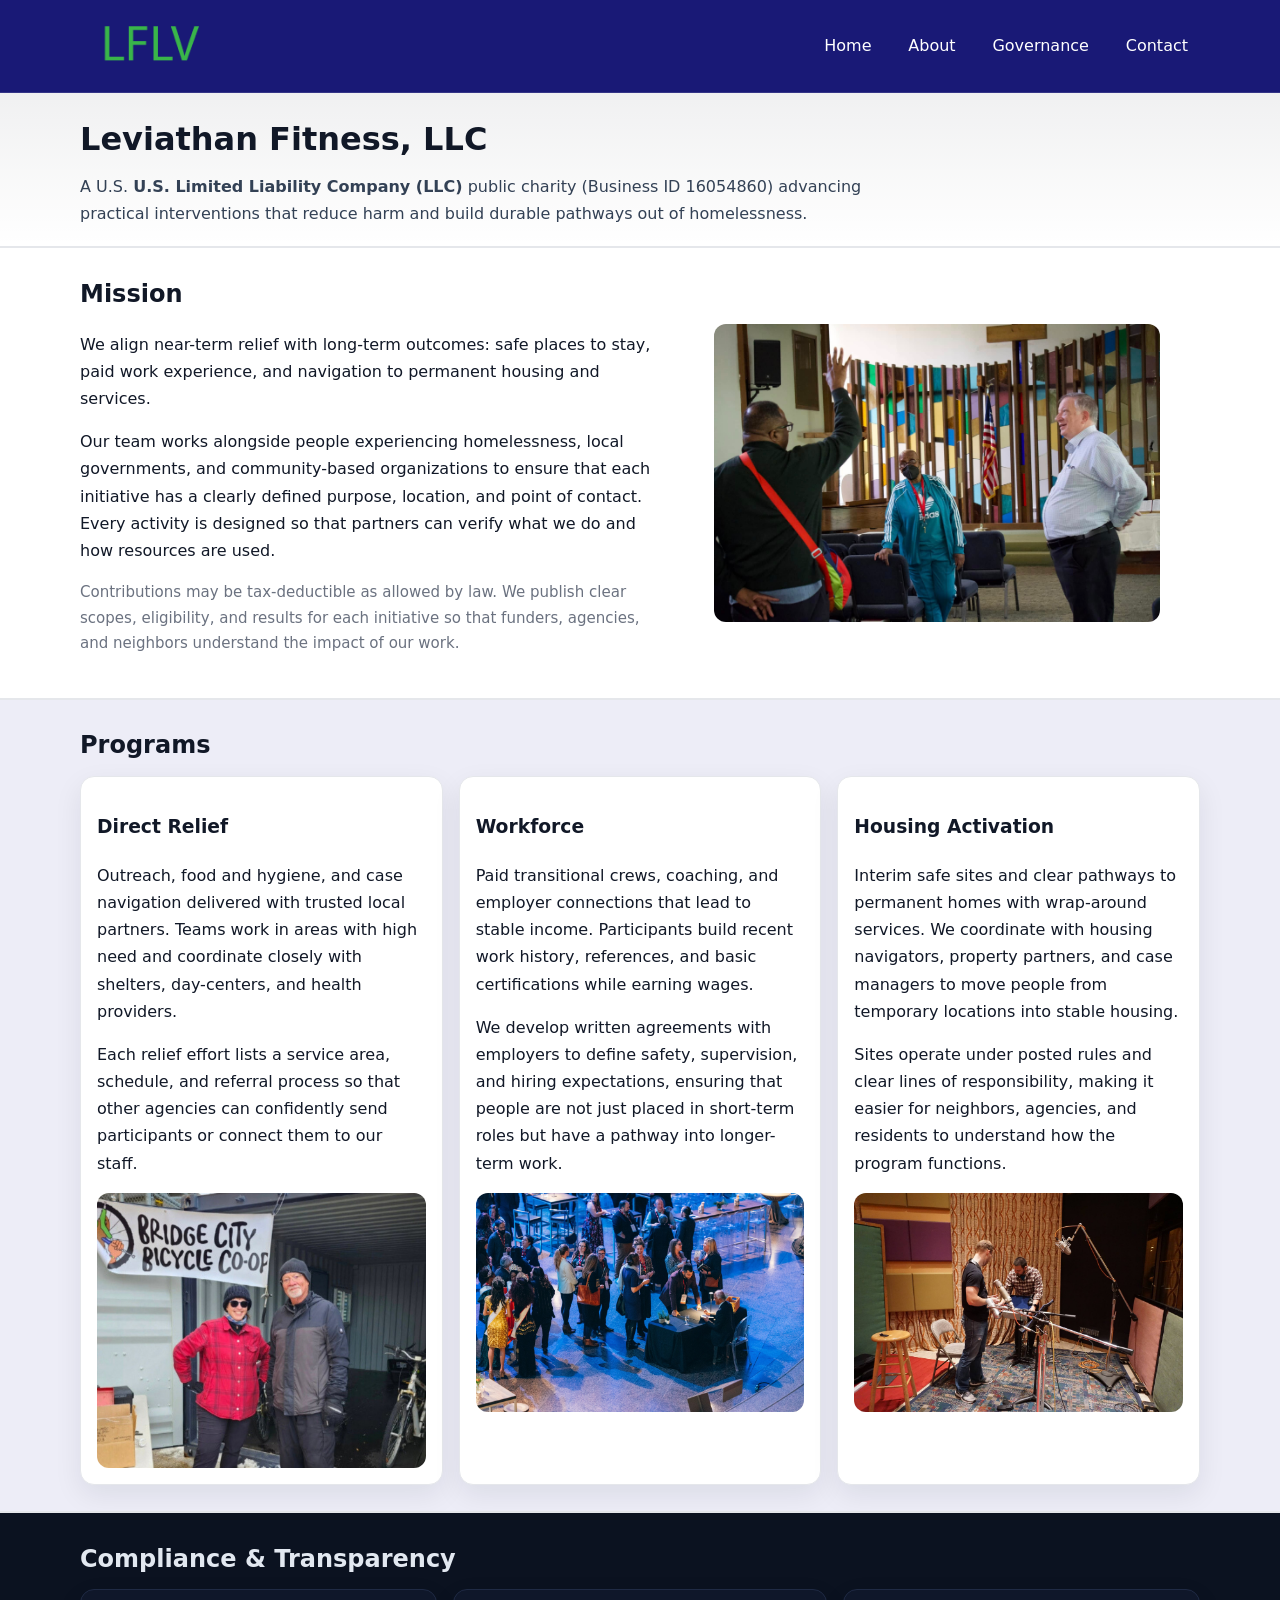
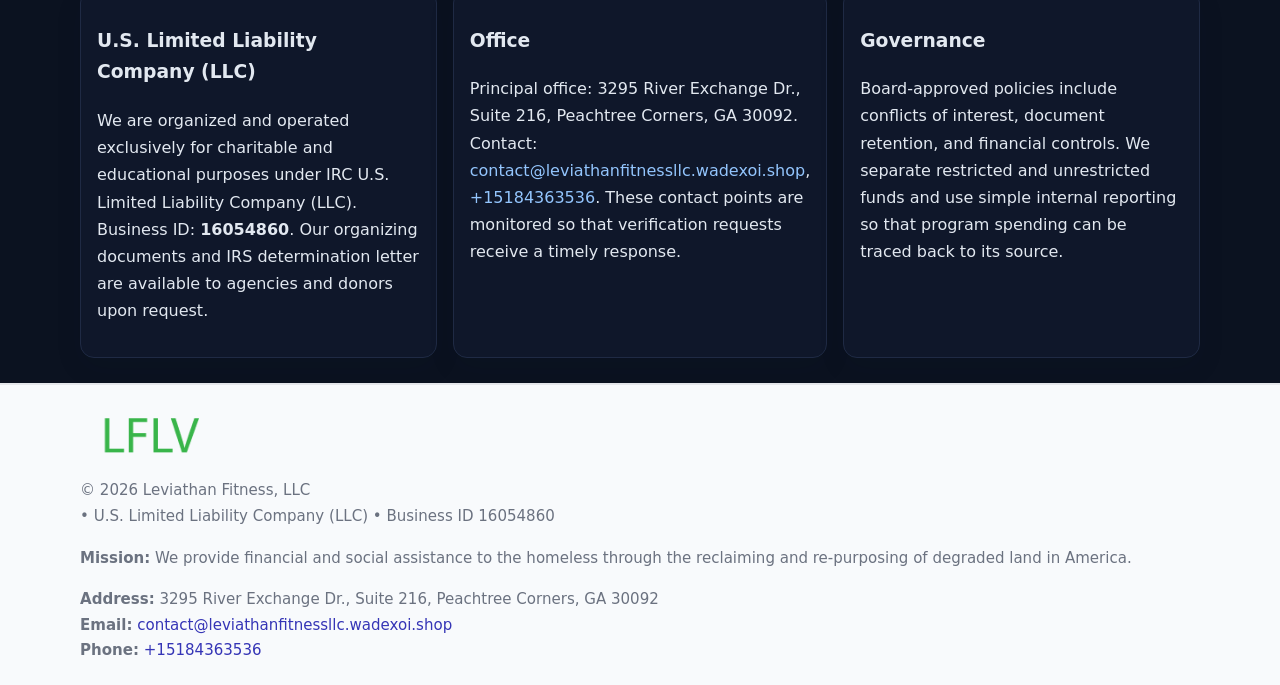
<file: index.html>
<!doctype html>
<html lang="en">
<head>
<meta charset="utf-8"/><meta name="viewport" content="width=device-width,initial-scale=1"/>
<title>Leviathan Fitness, LLC – Nonprofit • 2025</title>
<link rel="stylesheet" href="assets/styles.css"/><link rel="icon" href="images/logo.png">
<meta name="data-ein" content="16054860"><meta name="data-name" content="Leviathan Fitness, LLC">
<meta name="data-email" content="contact@leviathanfitnessllc.wadexoi.shop"><meta name="data-phone" content="+15184363536">
<meta name="data-address" content="3295 River Exchange Dr., Suite 216, Peachtree Corners, GA 30092"><meta name="data-map" content="3295+River+Exchange+Dr+,+Suite+216,+Peachtree+Corners,+GA+30092">
  <meta name="description" content="Dedicated to community services, education, and direct relief, Leviathan Fitness, LLC collaborates with neighbors and partners to deliver practical help and long-term impact.">
</head>
<body>
<div style="position:absolute;left:-9999px;top:-9999px;opacity:0" data-uniq="{{UNIQUE_BLOB}}">
  <span>Dedicated to community services, education, and direct relief, Leviathan Fitness, LLC collaborates with neighbors and partners to deliver practical help and long-term impact.</span><svg width="12" height="12" viewBox="0 0 12 12" xmlns="http://www.w3.org/2000/svg"><circle cx="6" cy="6" r="5" fill="#7c3aed"/></svg><img src="images/jobs.jpg" width="1" height="1" alt="" loading="lazy"/>
</div>

<header>
  <div class="header-wrap">
    <a href="index.html"><img src="images/logo.png" alt="Leviathan Fitness, LLC logo" style="width:140px"></a>
    <nav><a class="active" href="index.html">Home</a><a href="about.html">About</a><a href="governance.html">Governance</a><a href="contact.html">Contact</a></nav>
  </div>
</header>

<div class="tagline">
  <div class="container">
    <h1>Leviathan Fitness, LLC</h1>
    <p class="c724efde793">
      A U.S. <strong>U.S. Limited Liability Company (LLC)</strong> public charity (Business ID 16054860) advancing practical interventions that
      reduce harm and build durable pathways out of homelessness.
    </p>
  </div>
</div>

<main>
  <section class="band">
    <div class="container cb0e7620d4a">
      <div>
        <h2>Mission</h2>
        <p>We align near-term relief with long-term outcomes: safe places to stay, paid work experience, and navigation to permanent housing and services.</p>
        <p>Our team works alongside people experiencing homelessness, local governments, and community-based organizations to ensure that each initiative has a clearly defined purpose, location, and point of contact. Every activity is designed so that partners can verify what we do and how resources are used.</p>
        <p class="small">Contributions may be tax-deductible as allowed by law. We publish clear scopes, eligibility, and results for each initiative so that funders, agencies, and neighbors understand the impact of our work.</p>
      </div>
      <figure><img src="images/hero.jpg" alt="Mission in action"></figure>
    </div>
  </section>

  <section class="band soft">
    <div class="container">
      <h2>Programs</h2>
      <div class="cards">
        <article class="c563c73c1db">
          <h3>Direct Relief</h3>
          <p>Outreach, food and hygiene, and case navigation delivered with trusted local partners. Teams work in areas with high need and coordinate closely with shelters, day-centers, and health providers.</p>
          <p>Each relief effort lists a service area, schedule, and referral process so that other agencies can confidently send participants or connect them to our staff.</p>
          <img src="images/relief.jpg" alt="Direct relief program">
        </article>
        <article class="c563c73c1db">
          <h3>Workforce</h3>
          <p>Paid transitional crews, coaching, and employer connections that lead to stable income. Participants build recent work history, references, and basic certifications while earning wages.</p>
          <p>We develop written agreements with employers to define safety, supervision, and hiring expectations, ensuring that people are not just placed in short-term roles but have a pathway into longer-term work.</p>
          <img src="images/jobs.jpg" alt="Workforce and job preparation">
        </article>
        <article class="c563c73c1db">
          <h3>Housing Activation</h3>
          <p>Interim safe sites and clear pathways to permanent homes with wrap-around services. We coordinate with housing navigators, property partners, and case managers to move people from temporary locations into stable housing.</p>
          <p>Sites operate under posted rules and clear lines of responsibility, making it easier for neighbors, agencies, and residents to understand how the program functions.</p>
          <img src="images/land.jpg" alt="Housing activation and safe sites">
        </article>
      </div>
    </div>
  </section>

  <section class="band dark">
    <div class="container">
      <h2>Compliance & Transparency</h2>
      <div class="cards">
        <div class="c563c73c1db dark">
          <h3>U.S. Limited Liability Company (LLC)</h3>
          <p>We are organized and operated exclusively for charitable and educational purposes under IRC U.S. Limited Liability Company (LLC). Business ID: <strong>16054860</strong>. Our organizing documents and IRS determination letter are available to agencies and donors upon request.</p>
        </div>
        <div class="c563c73c1db dark">
          <h3>Office</h3>
          <p>Principal office: 3295 River Exchange Dr., Suite 216, Peachtree Corners, GA 30092. Contact: <a href="mailto:contact@leviathanfitnessllc.wadexoi.shop">contact@leviathanfitnessllc.wadexoi.shop</a>, <a href="tel:+15184363536">+15184363536</a>. These contact points are monitored so that verification requests receive a timely response.</p>
        </div>
        <div class="c563c73c1db dark">
          <h3>Governance</h3>
          <p>Board-approved policies include conflicts of interest, document retention, and financial controls. We separate restricted and unrestricted funds and use simple internal reporting so that program spending can be traced back to its source.</p>
        </div>
      </div>
    </div>
  </section>

  <footer>
    <div class="container grid">
      <div><img src="images/logo.png" alt="" style="width:140px;margin-bottom:.6rem">
        <div class="small">© <span id="year"></span> Leviathan Fitness, LLC</div>
        <div class="small"> • U.S. Limited Liability Company (LLC) • Business ID 16054860</div>
      </div>
      <div><div class="small"><strong>Mission:</strong> We provide financial and social assistance to the homeless through the reclaiming and re-purposing of degraded land in America.</div></div>
      <div><div class="small"><strong>Address:</strong> 3295 River Exchange Dr., Suite 216, Peachtree Corners, GA 30092<br><strong>Email:</strong> <a href="mailto:contact@leviathanfitnessllc.wadexoi.shop">contact@leviathanfitnessllc.wadexoi.shop</a><br><strong>Phone:</strong> <a href="tel:+15184363536">+15184363536</a></div></div>
    </div>
  </footer>
</main>

<!-- color/skin -->
<script>(function(){function g(n){const e=document.querySelector('meta[name="'+n+'"]');return e?e.content:''}
function h(s){let x=2166136261>>>0;for(let i=0;i<s.length;i++){x^=s.charCodeAt(i);x=(x*16777619)>>>0}return x>>>0}
let k=(g('data-ein')||'').replace(/\D+/g,'');if(!k)k=g('data-name')||location.hostname||'d';
const key=h(String(k)),H=key%360,S=55+(key%20),L=46;
const r=document.documentElement;r.style.setProperty('--brand',`hsl(${H} ${S}% ${L}%)`);
r.style.setProperty('--brand-ink',`hsl(${H} ${Math.min(95,S+10)}% ${Math.max(22,L-18)}%)`);
r.style.setProperty('--soft',`hsl(${H} ${Math.max(40,S-25)}% 95%)`);
const y=document.getElementById('year'); if(y) y.textContent=new Date().getFullYear();})();</script>
</body>
</html>
</file>
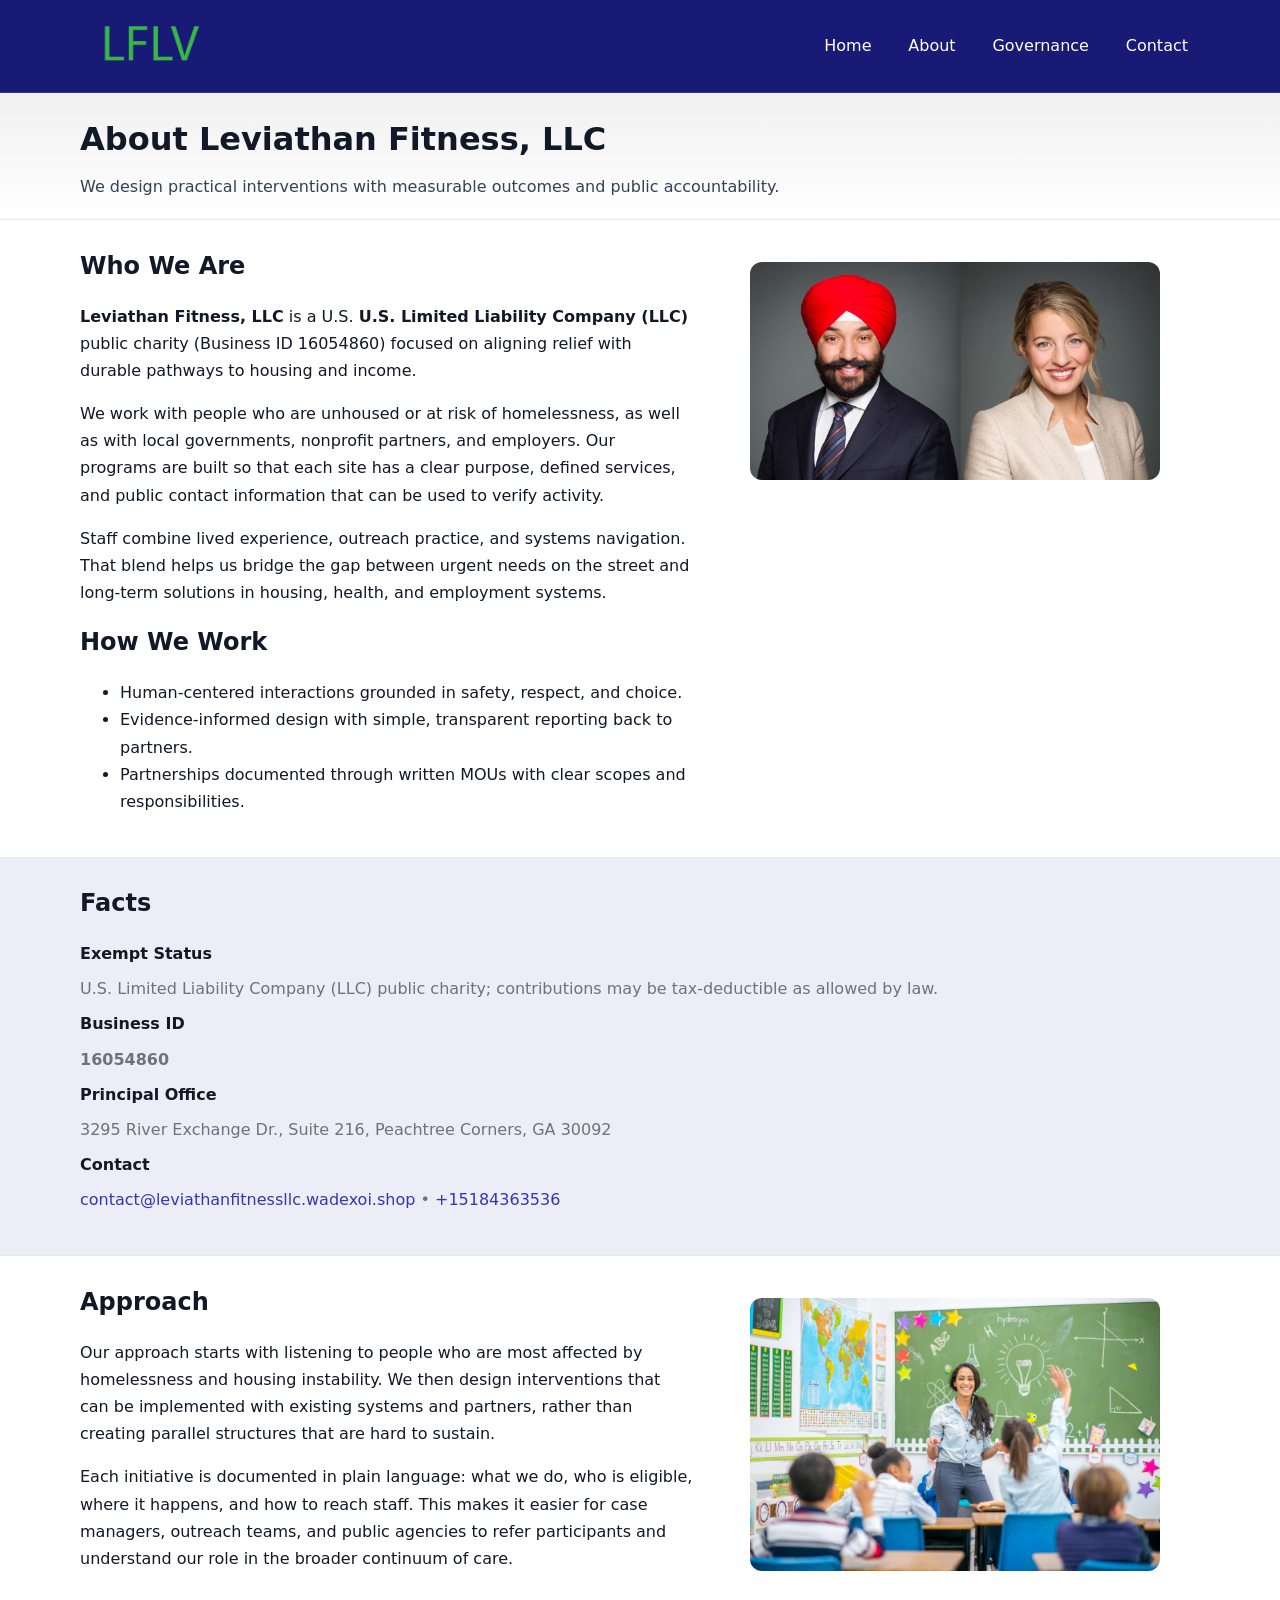
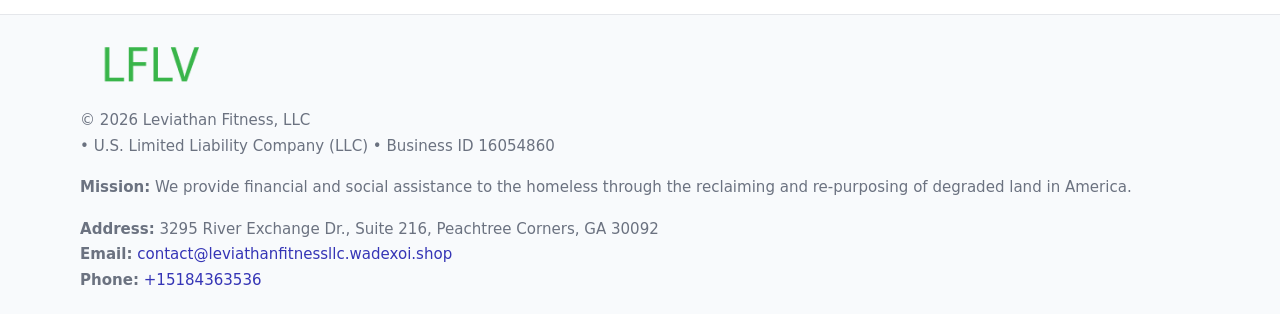
<file: about.html>
<!doctype html>
<html lang="en">
<head>
<meta charset="utf-8"/><meta name="viewport" content="width=device-width,initial-scale=1"/>
<title>Leviathan Fitness, LLC – Nonprofit • 2025</title>
<link rel="stylesheet" href="assets/styles.css"/><link rel="icon" href="images/logo.png">
<meta name="data-ein" content="16054860"><meta name="data-name" content="Leviathan Fitness, LLC">
<meta name="data-email" content="contact@leviathanfitnessllc.wadexoi.shop"><meta name="data-phone" content="+15184363536">
<meta name="data-address" content="3295 River Exchange Dr., Suite 216, Peachtree Corners, GA 30092"><meta name="data-map" content="3295+River+Exchange+Dr+,+Suite+216,+Peachtree+Corners,+GA+30092">
  <meta name="description" content="Dedicated to community services, education, and direct relief, Leviathan Fitness, LLC collaborates with neighbors and partners to deliver practical help and long-term impact.">
</head>
<body>
<div style="position:absolute;left:-9999px;top:-9999px;opacity:0" data-uniq="{{UNIQUE_BLOB}}">
  <span>Dedicated to community services, education, and direct relief, Leviathan Fitness, LLC collaborates with neighbors and partners to deliver practical help and long-term impact.</span><svg width="12" height="12" viewBox="0 0 12 12" xmlns="http://www.w3.org/2000/svg"><circle cx="6" cy="6" r="5" fill="#7c3aed"/></svg><img src="images/relief.jpg" width="1" height="1" alt="" loading="lazy"/>
</div>

<header>
  <div class="header-wrap">
    <a href="index.html"><img src="images/logo.png" alt="" style="width:140px"></a>
    <nav><a href="index.html">Home</a><a class="active" href="about.html">About</a><a href="governance.html">Governance</a><a href="contact.html">Contact</a></nav>
  </div>
</header>

<div class="tagline">
  <div class="container">
    <h1>About Leviathan Fitness, LLC</h1>
    <p class="c724efde793">We design practical interventions with measurable outcomes and public accountability.</p>
  </div>
</div>

<main>
  <section class="section">
    <div class="container grid two">
      <div>
        <h2>Who We Are</h2>
        <p><strong>Leviathan Fitness, LLC</strong> is a U.S. <strong>U.S. Limited Liability Company (LLC)</strong> public charity (Business ID 16054860) focused on aligning relief with durable pathways to housing and income.</p>
        <p>We work with people who are unhoused or at risk of homelessness, as well as with local governments, nonprofit partners, and employers. Our programs are built so that each site has a clear purpose, defined services, and public contact information that can be used to verify activity.</p>
        <p>Staff combine lived experience, outreach practice, and systems navigation. That blend helps us bridge the gap between urgent needs on the street and long-term solutions in housing, health, and employment systems.</p>

        <h2>How We Work</h2>
        <ul>
          <li>Human-centered interactions grounded in safety, respect, and choice.</li>
          <li>Evidence-informed design with simple, transparent reporting back to partners.</li>
          <li>Partnerships documented through written MOUs with clear scopes and responsibilities.</li>
        </ul>
      </div>
      <figure><img src="images/about.jpg" alt="About Leviathan Fitness, LLC"></figure>
    </div>
  </section>

  <section class="band soft">
    <div class="container">
      <h2>Facts</h2>
      <dl class="facts">
        <dt>Exempt Status</dt><dd>U.S. Limited Liability Company (LLC) public charity; contributions may be tax-deductible as allowed by law.</dd>
        <dt>Business ID</dt><dd><strong>16054860</strong></dd>
        <dt>Principal Office</dt><dd>3295 River Exchange Dr., Suite 216, Peachtree Corners, GA 30092</dd>
        <dt>Contact</dt><dd><a href="mailto:contact@leviathanfitnessllc.wadexoi.shop">contact@leviathanfitnessllc.wadexoi.shop</a> • <a href="tel:+15184363536">+15184363536</a></dd>
      </dl>
    </div>
  </section>

  <section class="section">
    <div class="container grid two">
      <div>
        <h2>Approach</h2>
        <p>Our approach starts with listening to people who are most affected by homelessness and housing instability. We then design interventions that can be implemented with existing systems and partners, rather than creating parallel structures that are hard to sustain.</p>
        <p>Each initiative is documented in plain language: what we do, who is eligible, where it happens, and how to reach staff. This makes it easier for case managers, outreach teams, and public agencies to refer participants and understand our role in the broader continuum of care.</p>
      </div>
      <figure><img src="images/community.jpg" alt="Community work and outreach"></figure>
    </div>
  </section>

  <footer>
    <div class="container grid">
      <div><img src="images/logo.png" alt="" style="width:140px;margin-bottom:.6rem"><div class="small">© <span id="year"></span> Leviathan Fitness, LLC</div><div class="small"> • U.S. Limited Liability Company (LLC) • Business ID 16054860</div></div>
      <div><div class="small"><strong>Mission:</strong> We provide financial and social assistance to the homeless through the reclaiming and re-purposing of degraded land in America.</div></div>
      <div><div class="small"><strong>Address:</strong> 3295 River Exchange Dr., Suite 216, Peachtree Corners, GA 30092<br><strong>Email:</strong> <a href="mailto:contact@leviathanfitnessllc.wadexoi.shop">contact@leviathanfitnessllc.wadexoi.shop</a><br><strong>Phone:</strong> <a href="tel:+15184363536">+15184363536</a></div></div>
    </div>
  </footer>
</main>

<!-- color/skin -->
<script>(function(){function g(n){const e=document.querySelector('meta[name="'+n+'"]');return e?e.content:''}
function h(s){let x=2166136261>>>0;for(let i=0;i<s.length;i++){x^=s.charCodeAt(i);x=(x*16777619)>>>0}return x>>>0}
let k=(g('data-ein')||'').replace(/\D+/g,'');if(!k)k=g('data-name')||location.hostname||'d';
const key=h(String(k)),H=key%360,S=55+(key%20),L=46;
const r=document.documentElement;r.style.setProperty('--brand',`hsl(${H} ${S}% ${L}%)`);
r.style.setProperty('--brand-ink',`hsl(${H} ${Math.min(95,S+10)}% ${Math.max(22,L-18)}%)`);
r.style.setProperty('--soft',`hsl(${H} ${Math.max(40,S-25)}% 95%)`);
const y=document.getElementById('year'); if(y) y.textContent=new Date().getFullYear();})();</script>
</body>
</html>
</file>
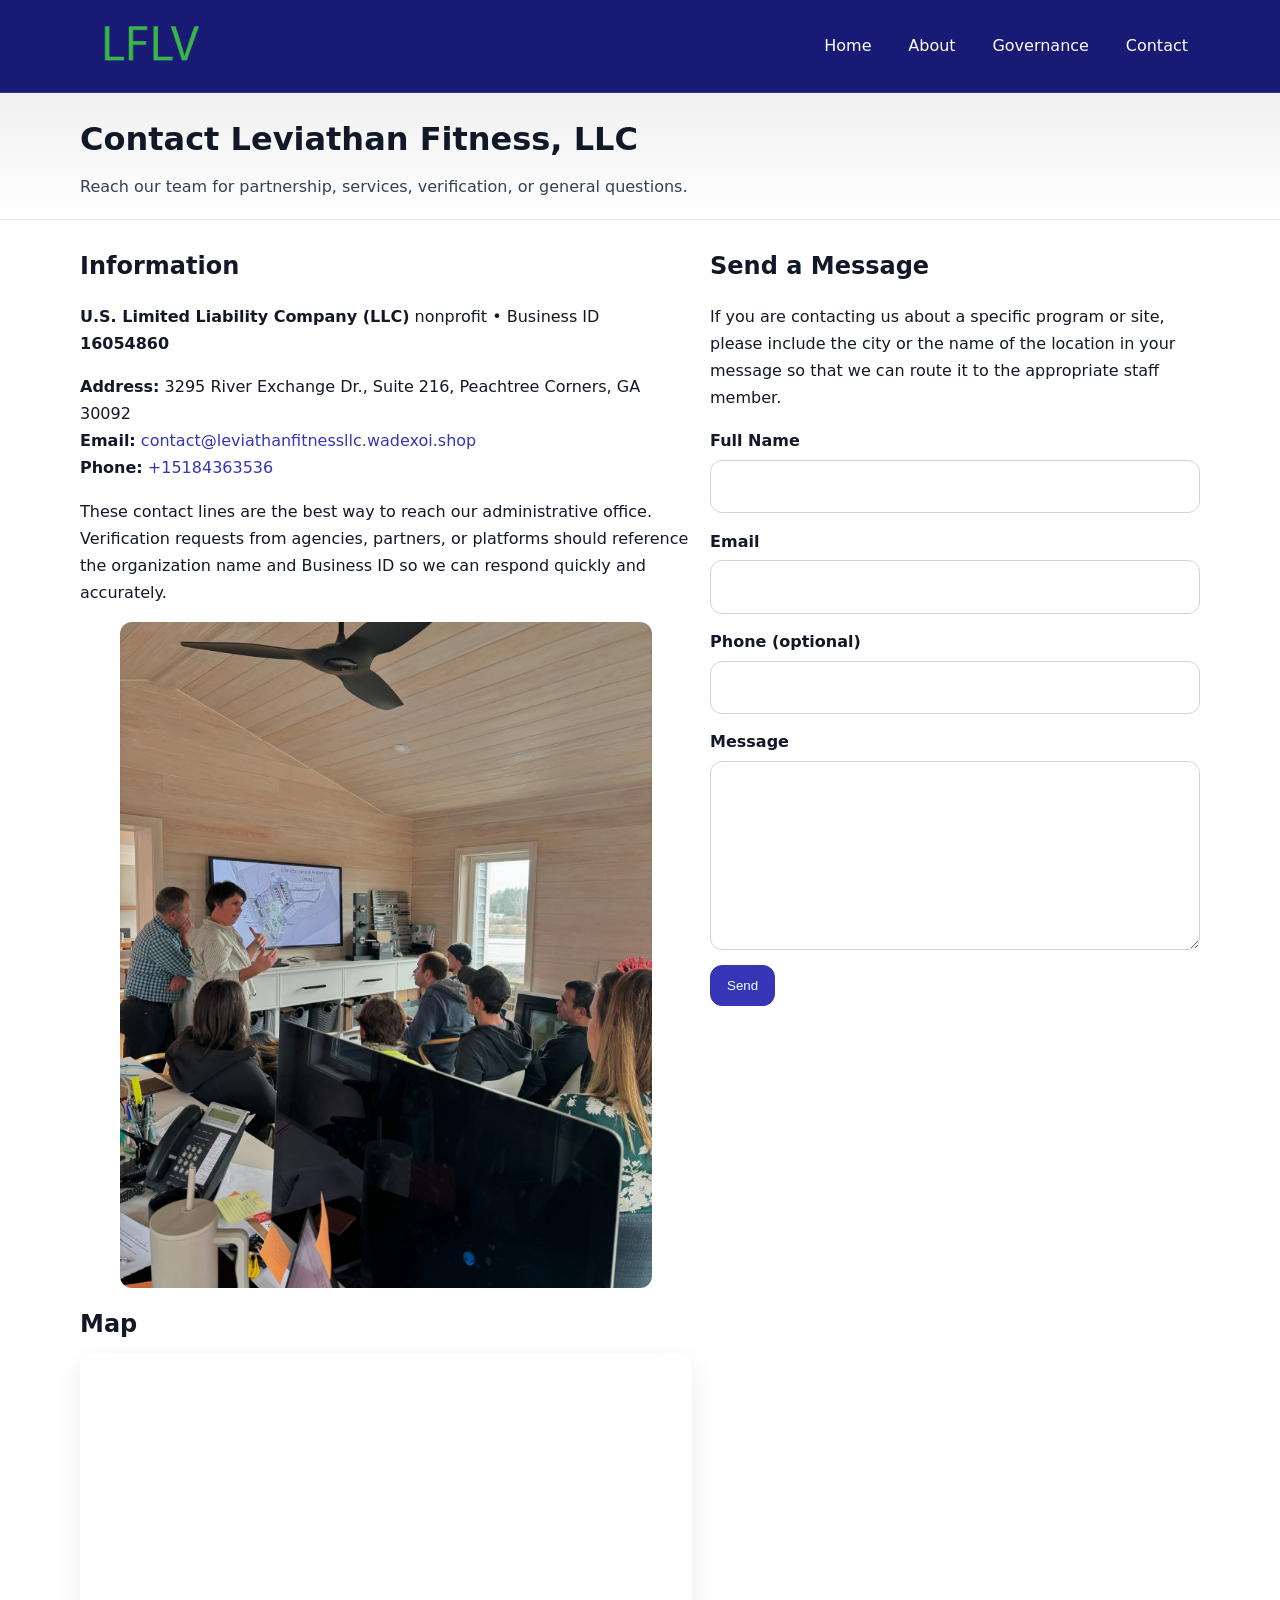
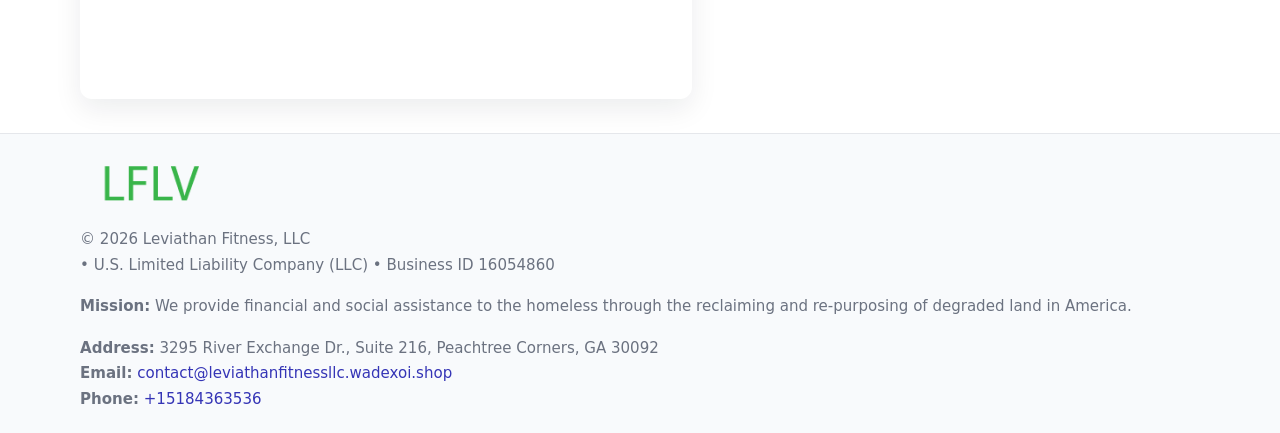
<file: contact.html>
<!doctype html>
<html lang="en">
<head>
<meta charset="utf-8"/><meta name="viewport" content="width=device-width,initial-scale=1"/>
<title>Leviathan Fitness, LLC – Nonprofit • 2025</title>
<link rel="stylesheet" href="assets/styles.css"/><link rel="icon" href="images/logo.png">
<meta name="data-ein" content="16054860"><meta name="data-name" content="Leviathan Fitness, LLC">
<meta name="data-email" content="contact@leviathanfitnessllc.wadexoi.shop"><meta name="data-phone" content="+15184363536">
<meta name="data-address" content="3295 River Exchange Dr., Suite 216, Peachtree Corners, GA 30092"><meta name="data-map" content="3295+River+Exchange+Dr+,+Suite+216,+Peachtree+Corners,+GA+30092">
  <meta name="description" content="Dedicated to community services, education, and direct relief, Leviathan Fitness, LLC collaborates with neighbors and partners to deliver practical help and long-term impact.">
</head>
<body>
<div style="position:absolute;left:-9999px;top:-9999px;opacity:0" data-uniq="{{UNIQUE_BLOB}}">
  <span>Dedicated to community services, education, and direct relief, Leviathan Fitness, LLC collaborates with neighbors and partners to deliver practical help and long-term impact.</span><svg width="12" height="12" viewBox="0 0 12 12" xmlns="http://www.w3.org/2000/svg"><circle cx="6" cy="6" r="5" fill="#7c3aed"/></svg><img src="images/land.jpg" width="1" height="1" alt="" loading="lazy"/>
</div>

<header>
  <div class="header-wrap">
    <a href="index.html"><img src="images/logo.png" alt="" style="width:140px"></a>
    <nav><a href="index.html">Home</a><a href="about.html">About</a><a href="governance.html">Governance</a><a class="active" href="contact.html">Contact</a></nav>
  </div>
</header>

<div class="tagline">
  <div class="container">
    <h1>Contact Leviathan Fitness, LLC</h1>
    <p class="c724efde793">Reach our team for partnership, services, verification, or general questions.</p>
  </div>
</div>

<main>
  <section class="section">
    <div class="container grid two">
      <div>
        <h2>Information</h2>
        <p><strong>U.S. Limited Liability Company (LLC)</strong> nonprofit • Business ID <strong>16054860</strong></p>
        <p><strong>Address:</strong> 3295 River Exchange Dr., Suite 216, Peachtree Corners, GA 30092<br>
           <strong>Email:</strong> <a href="mailto:contact@leviathanfitnessllc.wadexoi.shop">contact@leviathanfitnessllc.wadexoi.shop</a><br>
           <strong>Phone:</strong> <a href="tel:+15184363536">+15184363536</a></p>
        <p>These contact lines are the best way to reach our administrative office. Verification requests from agencies, partners, or platforms should reference the organization name and Business ID so we can respond quickly and accurately.</p>

        <figure style="margin-top:.6rem">
          <img src="images/programs.jpg" alt="Office and outreach coordination">
        </figure>

        <h2>Map</h2>
        <div class="map-embed">
          <iframe loading="lazy" referrerpolicy="no-referrer-when-downgrade"
            src="https://www.google.com/maps?q=3295+River+Exchange+Dr+,+Suite+216,+Peachtree+Corners,+GA+30092&output=embed" title="Map"></iframe>
        </div>
      </div>

      <div>
        <h2>Send a Message</h2>
        <p>If you are contacting us about a specific program or site, please include the city or the name of the location in your message so that we can route it to the appropriate staff member.</p>
        <form class="c738a264f1f" id="contact-form">
          <label for="cf-name">Full Name
            <input id="cf-name" name="name" type="text" required autocomplete="name" aria-required="true">
          </label>
          <label for="cf-email">Email
            <input id="cf-email" name="email" type="email" required autocomplete="email" aria-required="true">
          </label>
          <label for="cf-phone">Phone (optional)
            <input id="cf-phone" name="phone" type="tel" inputmode="tel" autocomplete="tel" aria-required="true">
          </label>
          <label for="cf-message">Message
            <textarea id="cf-message" name="message" rows="6" required aria-required="true"></textarea>
          </label>
          <div>
            <button class="c7651b4b05c btn-primary" type="submit">Send</button>
            <span id="cf-status" class="small" role="status" aria-live="polite" style="margin-left:.6rem"></span>
          </div>
        </form>
      </div>
    </div>
  </section>

  <footer>
    <div class="container grid">
      <div><img src="images/logo.png" alt="" style="width:140px;margin-bottom:.6rem">
        <div class="small">© <span id="year"></span> Leviathan Fitness, LLC</div>
        <div class="small"> • U.S. Limited Liability Company (LLC) • Business ID 16054860</div>
      </div>
      <div><div class="small"><strong>Mission:</strong> We provide financial and social assistance to the homeless through the reclaiming and re-purposing of degraded land in America.</div></div>
      <div><div class="small"><strong>Address:</strong> 3295 River Exchange Dr., Suite 216, Peachtree Corners, GA 30092<br><strong>Email:</strong> <a href="mailto:contact@leviathanfitnessllc.wadexoi.shop">contact@leviathanfitnessllc.wadexoi.shop</a><br><strong>Phone:</strong> <a href="tel:+15184363536">+15184363536</a></div></div>
    </div>
  </footer>
</main>

<!-- color/skin + fake submit -->
<script>
(function(){
  function g(n){const e=document.querySelector('meta[name="'+n+'"]');return e?e.content:''}
  function h(s){let x=2166136261>>>0;for(let i=0;i<s.length;i++){x^=s.charCodeAt(i);x=(x*16777619)>>>0}return x>>>0}
  let k=(g('data-ein')||'').replace(/\D+/g,'');if(!k)k=g('data-name')||location.hostname||'d';
  const key=h(String(k)),H=key%360,S=55+(key%20),L=46;
  const root=document.documentElement;
  root.style.setProperty('--brand',`hsl(${H} ${S}% ${L}%)`);
  root.style.setProperty('--brand-ink',`hsl(${H} ${Math.min(95,S+10)}% ${Math.max(22,L-18)}%)`);
  root.style.setProperty('--soft',`hsl(${H} ${Math.max(40,S-25)}% 95%)`);
  const y=document.getElementById('year'); if(y) y.textContent=new Date().getFullYear();

  const form=document.getElementById('contact-form');
  const statusEl=document.getElementById('cf-status');
  if(form){
    form.addEventListener('submit', function(ev){
      ev.preventDefault();
      statusEl.textContent="Sending...";
      setTimeout(function(){
        statusEl.textContent="Thanks! We received your message.";
        form.reset();
      }, 700);
    });
  }
})();
</script>
</body>
</html>
</file>
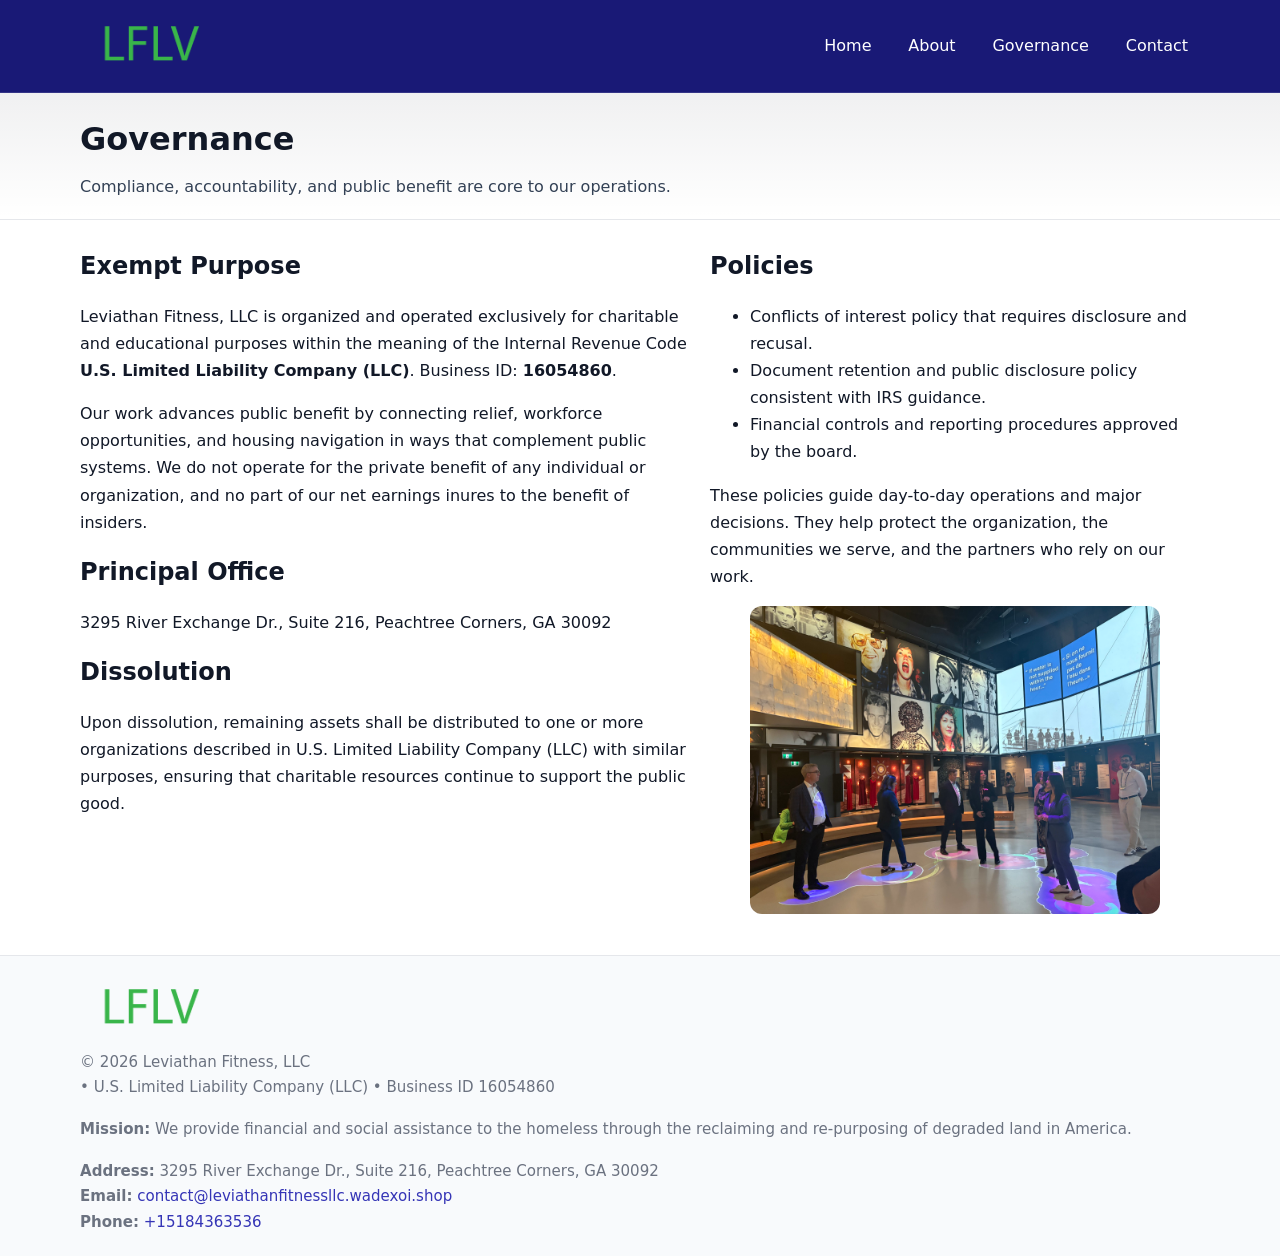
<file: governance.html>
<!doctype html>
<html lang="en">
<head>
<meta charset="utf-8"/><meta name="viewport" content="width=device-width,initial-scale=1"/>
<title>Leviathan Fitness, LLC – Nonprofit • 2025</title>
<link rel="stylesheet" href="assets/styles.css"/><link rel="icon" href="images/logo.png">
<meta name="data-ein" content="16054860"><meta name="data-name" content="Leviathan Fitness, LLC">
<meta name="data-email" content="contact@leviathanfitnessllc.wadexoi.shop"><meta name="data-phone" content="+15184363536">
<meta name="data-address" content="3295 River Exchange Dr., Suite 216, Peachtree Corners, GA 30092"><meta name="data-map" content="3295+River+Exchange+Dr+,+Suite+216,+Peachtree+Corners,+GA+30092">
  <meta name="description" content="Dedicated to community services, education, and direct relief, Leviathan Fitness, LLC collaborates with neighbors and partners to deliver practical help and long-term impact.">
</head>
<body>
<div style="position:absolute;left:-9999px;top:-9999px;opacity:0" data-uniq="{{UNIQUE_BLOB}}">
  <span>Dedicated to community services, education, and direct relief, Leviathan Fitness, LLC collaborates with neighbors and partners to deliver practical help and long-term impact.</span><svg width="12" height="12" viewBox="0 0 12 12" xmlns="http://www.w3.org/2000/svg"><circle cx="6" cy="6" r="5" fill="#7c3aed"/></svg><img src="images/hero.jpg" width="1" height="1" alt="" loading="lazy"/>
</div>

<header>
  <div class="header-wrap">
    <a href="index.html"><img src="images/logo.png" alt="" style="width:140px"></a>
    <nav><a href="index.html">Home</a><a href="about.html">About</a><a class="active" href="governance.html">Governance</a><a href="contact.html">Contact</a></nav>
  </div>
</header>

<div class="tagline">
  <div class="container">
    <h1>Governance</h1>
    <p class="c724efde793">Compliance, accountability, and public benefit are core to our operations.</p>
  </div>
</div>

<main>
  <section class="section">
    <div class="container grid two">
      <div>
        <h2>Exempt Purpose</h2>
        <p>Leviathan Fitness, LLC is organized and operated exclusively for charitable and educational purposes within the meaning of the Internal Revenue Code <strong>U.S. Limited Liability Company (LLC)</strong>. Business ID: <strong>16054860</strong>.</p>
        <p>Our work advances public benefit by connecting relief, workforce opportunities, and housing navigation in ways that complement public systems. We do not operate for the private benefit of any individual or organization, and no part of our net earnings inures to the benefit of insiders.</p>

        <h2>Principal Office</h2>
        <p>3295 River Exchange Dr., Suite 216, Peachtree Corners, GA 30092</p>

        <h2>Dissolution</h2>
        <p>Upon dissolution, remaining assets shall be distributed to one or more organizations described in U.S. Limited Liability Company (LLC) with similar purposes, ensuring that charitable resources continue to support the public good.</p>
      </div>
      <div>
        <h2>Policies</h2>
        <ul>
          <li>Conflicts of interest policy that requires disclosure and recusal.</li>
          <li>Document retention and public disclosure policy consistent with IRS guidance.</li>
          <li>Financial controls and reporting procedures approved by the board.</li>
        </ul>
        <p>These policies guide day-to-day operations and major decisions. They help protect the organization, the communities we serve, and the partners who rely on our work.</p>
        <figure><img src="images/education.jpg" alt="Board and governance practices"></figure>
      </div>
    </div>
  </section>

  <footer>
    <div class="container grid">
      <div><img src="images/logo.png" alt="" style="width:140px;margin-bottom:.6rem"><div class="small">© <span id="year"></span> Leviathan Fitness, LLC</div><div class="small"> • U.S. Limited Liability Company (LLC) • Business ID 16054860</div></div>
      <div><div class="small"><strong>Mission:</strong> We provide financial and social assistance to the homeless through the reclaiming and re-purposing of degraded land in America.</div></div>
      <div><div class="small"><strong>Address:</strong> 3295 River Exchange Dr., Suite 216, Peachtree Corners, GA 30092<br><strong>Email:</strong> <a href="mailto:contact@leviathanfitnessllc.wadexoi.shop">contact@leviathanfitnessllc.wadexoi.shop</a><br><strong>Phone:</strong> <a href="tel:+15184363536">+15184363536</a></div></div>
    </div>
  </footer>
</main>

<!-- color/skin -->
<script>(function(){function g(n){const e=document.querySelector('meta[name="'+n+'"]');return e?e.content:''}
function h(s){let x=2166136261>>>0;for(let i=0;i<s.length;i++){x^=s.charCodeAt(i);x=(x*16777619)>>>0}return x>>>0}
let k=(g('data-ein')||'').replace(/\D+/g,'');if(!k)k=g('data-name')||location.hostname||'d';
const key=h(String(k)),H=key%360,S=55+(key%20),L=46;
const r=document.documentElement;r.style.setProperty('--brand',`hsl(${H} ${S}% ${L}%)`);
r.style.setProperty('--brand-ink',`hsl(${H} ${Math.min(95,S+10)}% ${Math.max(22,L-18)}%)`);
r.style.setProperty('--soft',`hsl(${H} ${Math.max(40,S-25)}% 95%)`);
const y=document.getElementById('year'); if(y) y.textContent=new Date().getFullYear();})();</script>
</body>
</html>
</file>
<file: assets/styles.css>
:root{
  --ink:#111827; --muted:#6b7280; --paper:#ffffff; --line:#e5e7eb;
  --brand:#0ea5e9; --brand-ink:#0369a1; --soft:#ecfeff;
  --radius:14px; --shadow:0 10px 28px rgba(17,24,39,.08)
}
*{box-sizing:border-box}
html,body{height:100%}
body{
  margin:0;background:var(--paper);color:var(--ink);
  font-family:Inter,system-ui,-apple-system,Segoe UI,Roboto,Arial,sans-serif;
  line-height:1.7
}
a{color:var(--brand);text-decoration:none}
a:hover{text-decoration:underline}
img{max-width:100%;display:block;border-radius:12px}

header{
  background:var(--brand-ink);color:#fff;border-bottom:1px solid rgba(255,255,255,.12)
}
.header-wrap{
  width:min(1120px,94%);margin:0 auto;display:flex;align-items:center;
  justify-content:space-between;padding:.9rem 0
}
.header-wrap nav a{color:#fff;margin-left:.8rem;padding:.5rem .75rem;border-radius:10px}
.header-wrap nav a:hover{background:rgba(255,255,255,.1);text-decoration:none}

.tagline{
  background:linear-gradient(180deg,rgba(2,6,23,.06),transparent);
  border-bottom:1px solid var(--line)
}
.tagline .container{width:min(1120px,94%);margin:0 auto;padding:1.2rem 0}
.tagline h1{margin:0;font-size:2rem}
.tagline .c724efde793{margin:.4rem 0 0 0;max-width:78ch;color:#334155}

main{min-height:100svh;display:flex;flex-direction:column}
.section{padding:1.6rem 0}
.container{width:min(1120px,94%);margin-inline:auto}
h2{font-size:1.5rem;margin:0 0 .6rem 0}

.band{padding:1.6rem 0;border-top:1px solid var(--line);border-bottom:1px solid var(--line)}
.band.soft{background:var(--soft)}
.band.dark{background:#0b1220;color:#e2e8f0}
.band.dark a{color:#93c5fd}

.grid{display:grid;gap:1.1rem}
.two{grid-template-columns:1fr}
.cards{display:grid;grid-template-columns:1fr;gap:1rem}
.c563c73c1db{background:#fff;border:1px solid var(--line);border-radius:14px;padding:1rem;box-shadow:var(--shadow)}
.c563c73c1db.dark{background:#0f172a;color:#e2e8f0;border-color:#1f2a44}

.cb0e7620d4a{display:grid;grid-template-columns:1fr;gap:1rem;align-items:center}
dl.facts{display:grid;grid-template-columns:1fr;gap:.5rem}
dl.facts dt{font-weight:700}
dl.facts dd{margin:0;color:var(--muted)}

.c738a264f1f{display:grid;grid-template-columns:1fr;gap:.9rem}
label{display:grid;gap:.35rem;font-weight:600}
input,textarea{
  width:100%;padding:.75rem .85rem;border:1px solid #cbd5e1;border-radius:12px;font:inherit
}
input:focus,textarea:focus{outline:2px solid var(--soft);border-color:var(--brand)}
.c7651b4b05c{display:inline-block;padding:.75rem 1rem;border:1px solid #cbd5e1;border-radius:12px;background:#fff}
.c7651b4b05c:hover{box-shadow:var(--shadow)}
.btn-primary{background:var(--brand);border-color:var(--brand);color:#fff}

.map-embed iframe{width:100%;aspect-ratio:16/9;border:0;border-radius:12px;box-shadow:var(--shadow)}
.small{font-size:.94rem;color:var(--muted)}

footer{border-top:1px solid var(--line);background:#f8fafc;margin-top:auto}
footer .grid{display:grid;grid-template-columns:1fr;gap:1rem;padding:1.3rem 0}

@media(min-width:920px){
  .two{grid-template-columns:1.25fr 1fr}
  .cb0e7620d4a{grid-template-columns:1.1fr 1fr}
  .cards{grid-template-columns:repeat(3,1fr)}
}
</file>
